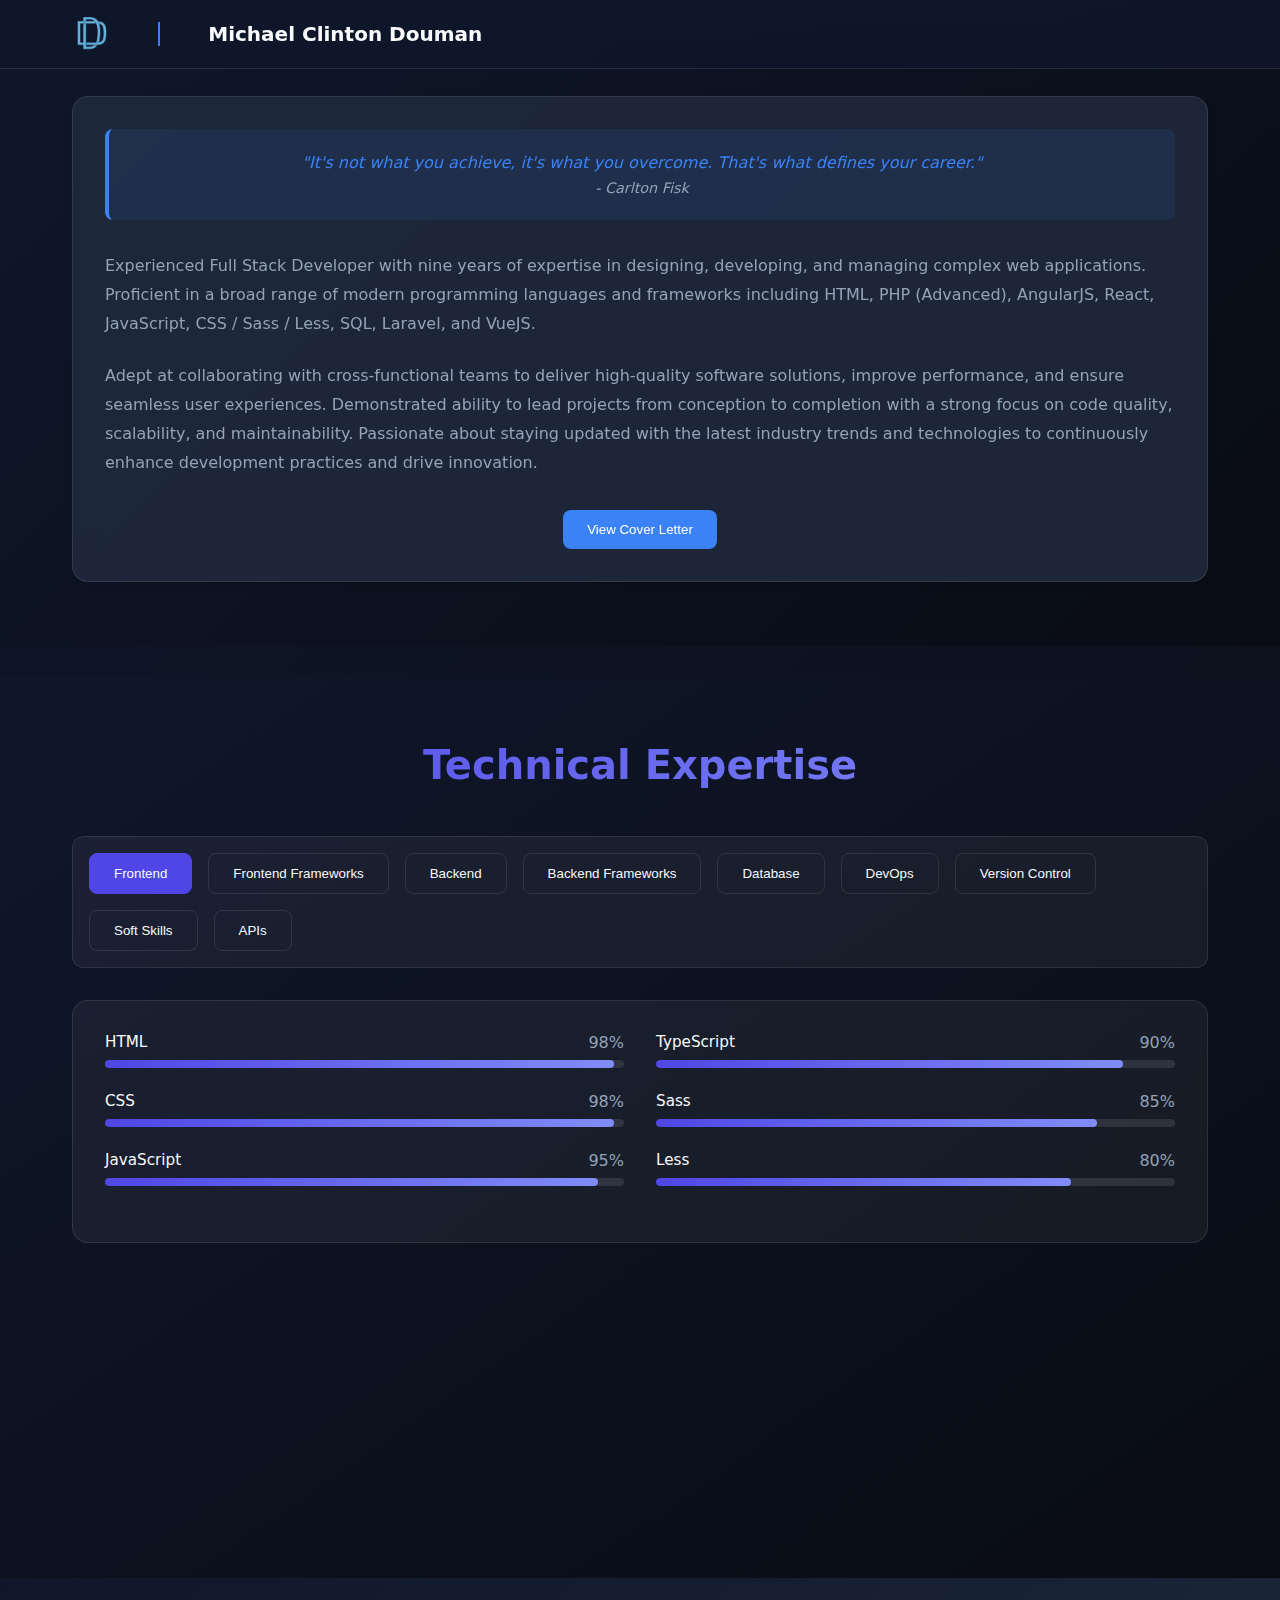
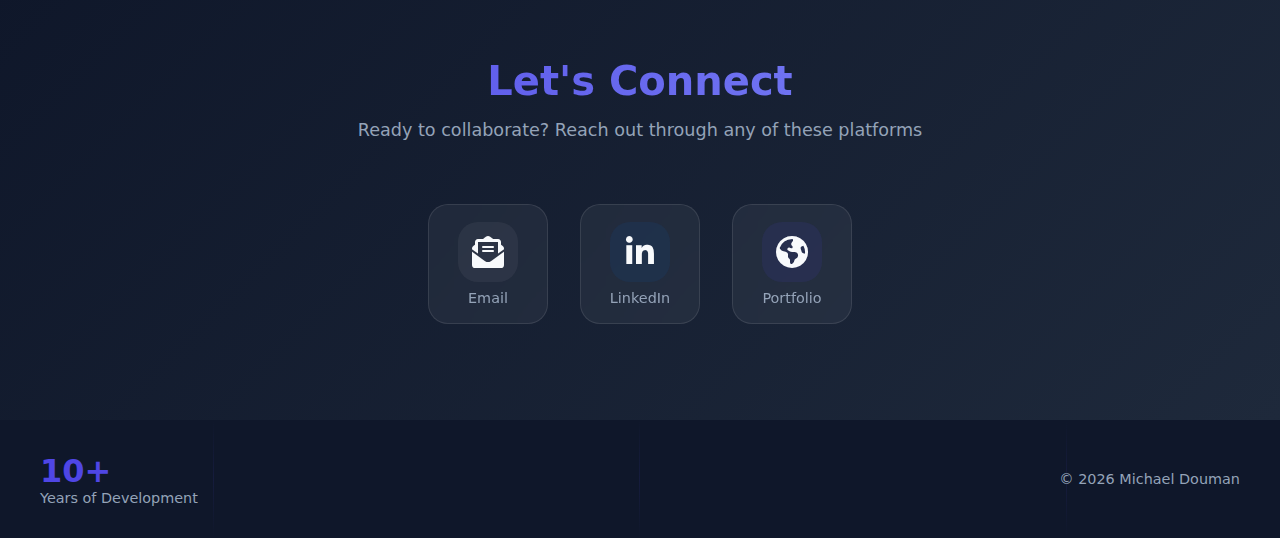
<file: index.html>
<!DOCTYPE html>
<html lang="en">
<head>
    <meta charset="UTF-8">
    <meta name="viewport" content="width=device-width, initial-scale=1.0">
    <title>Michael Douman - Portfolio</title>

    <link rel="stylesheet" href="https://cdnjs.cloudflare.com/ajax/libs/font-awesome/6.0.0/css/all.min.css">
    <!-- Custom CSS -->
    <link rel="stylesheet" href="assets/css/styling.css">

</head>
<body>
<nav class="navbar">
    <div class="nav-container">
        <div class="brand-section">
            <a href="#" class="navbar-brand">
                <img src="assets/images/digidomain3.png" class="logo-brand" alt="DigiDomain Logo">
            </a>
            <div class="name-divider"></div>
            <span class="name-title">Michael Clinton Douman</span>
        </div>
    </div>
</nav>

<section class="section-about">
    <div class="container">
        <div class="card">
            <div class="quote">
                <p>"It's not what you achieve, it's what you overcome. That's what defines your career."</p>
                <div class="quote-author">- Carlton Fisk</div>
            </div>

            <p class="about-text">
                Experienced Full Stack Developer with nine years of expertise in designing, developing, and managing complex web applications. Proficient in a broad range of modern programming languages and frameworks including HTML, PHP (Advanced), AngularJS, React, JavaScript, CSS / Sass / Less, SQL, Laravel, and VueJS.
            </p>

            <p class="about-text">
                Adept at collaborating with cross-functional teams to deliver high-quality software solutions, improve performance, and ensure seamless user experiences. Demonstrated ability to lead projects from conception to completion with a strong focus on code quality, scalability, and maintainability. Passionate about staying updated with the latest industry trends and technologies to continuously enhance development practices and drive innovation.
            </p>

            <button class="cover-letter-btn" onclick="openModal()">
                View Cover Letter
            </button>
        </div>
    </div>
</section>

<!-- Modal -->
<div id="coverLetterModal" class="modal">
    <div class="modal-content">
        <button class="close-modal" onclick="closeModal()">×</button>
        <h2 style="margin-bottom: 2rem; color: var(--accent-color);">Cover Letter</h2>
        <div class="cover-letter-text">

            <p>Dear Hiring Manager,</p>
            <br>

            <p>I am writing to express my genuine interest in the Full Stack Developer position at your Company. With a passion for creating impactful digital experiences and a proven track record of delivering robust and user-centric solutions, I am excited to contribute my skills and dedication to your dynamic team.</p>
            <br>

            <p>My journey as a Full Stack Developer has been driven by an unquenchable thirst for knowledge and a relentless pursuit of mastery across both front-end and back-end technologies. I believe that successful development is a delicate fusion of creativity and technical prowess, and I am committed to crafting seamless, intuitive, and efficient applications that captivate users.</p>
            <br>

            <h3>Here's what sets me apart:</h3>
            <br>

            <p><strong>Full Stack Expertise:</strong> I have a solid foundation in a wide range of technologies including HTML, CSS, JavaScript, React, Node.js, VueJS, SQL, advanced PHP and more. This versatility empowers me to tackle complex challenges and contribute meaningfully to every phase of development.</p>
            <br>

            <p><strong>Problem Solver:</strong> My approach to coding goes beyond syntax. I am adept at breaking down intricate problems into manageable components, devising innovative solutions, and delivering effective software that exceeds expectations.</p>
            <br>

            <p><strong>User-Centric Mindset:</strong> I understand that exceptional software is not just about lines of code, it's about enhancing the user experience. I consistently strive to develop applications that are intuitive, engaging, and accessible, ensuring that end-users derive real value.</p>
            <br>

            <p><strong>Collaborative Team Player:</strong> I thrive in collaborative environments where I can learn from peers and contribute to the collective growth of the team. My communication skills and willingness to share insights make me an effective collaborator and a source of positive energy.</p>
            <br>

            <p><strong>Continuous Learner:</strong> The tech landscape evolves rapidly, and I am committed to staying ahead of the curve. I actively seek opportunities to learn about emerging technologies and best practices, ensuring that I can bring fresh perspectives and innovative solutions to the table.</p>
            <br>

            <p><strong>Portfolio of Success:</strong> Throughout my career, I have had the privilege of working on diverse projects that have honed my skills and expanded my capabilities.</p>
            <br>

            <p>Joining the Company would provide me with the platform to unleash my creativity, contribute to transformative projects, and collaborate with a team that shares my passion for innovation. I am excited about the prospect of contributing to your mission of Marketing Attribution, and I am confident that my dedication and expertise align seamlessly with your requirements.</p>
            <br>

            <p>Thank you for considering my application. I would welcome the opportunity to discuss how my skills and enthusiasm align with your team's needs during an interview. Please feel free to reach out to me.</p>
            <br>

            <p>Looking forward to becoming a valued member of the Company's family.</p>
            <br>

            <p>Sincerely,<br>
                Michael Douman</p>
        </div>
    </div>
</div>

<script>
    function openModal() {
        document.getElementById('coverLetterModal').classList.add('active');
        document.body.style.overflow = 'hidden';
    }

    function closeModal() {
        document.getElementById('coverLetterModal').classList.remove('active');
        document.body.style.overflow = 'auto';
    }

    // Close modal when clicking outside
    document.getElementById('coverLetterModal').addEventListener('click', function(e) {
        if (e.target === this) {
            closeModal();
        }
    });

    // Close modal on escape key
    document.addEventListener('keydown', function(e) {
        if (e.key === 'Escape') {
            closeModal();
        }
    });
</script>

<section class="skills-section">
    <div class="container">
        <div class="section-header">
            <h2 class="section-title">Technical Expertise</h2>
        </div>

        <!-- Navigation -->
        <div class="skills-nav">
            <button class="nav-tab active" data-tab="frontend">Frontend</button>
            <button class="nav-tab" data-tab="frontend-framework">Frontend Frameworks</button>
            <button class="nav-tab" data-tab="backend">Backend</button>
            <button class="nav-tab" data-tab="backend-framework">Backend Frameworks</button>
            <button class="nav-tab" data-tab="database">Database</button>
            <button class="nav-tab" data-tab="devops">DevOps</button>
            <button class="nav-tab" data-tab="version-control">Version Control</button>
            <button class="nav-tab" data-tab="soft-skills">Soft Skills</button>
            <button class="nav-tab" data-tab="apis">APIs</button>
        </div>

        <!-- Content -->
        <div class="skills-content active" id="frontend">
            <div class="skills-grid">
                <!-- Left Column -->
                <div class="skill-group">
                    <div class="skill-item">
                        <div class="skill-header">
                            <span class="skill-name">HTML</span>
                            <span class="skill-percentage">98%</span>
                        </div>
                        <div class="progress-bar">
                            <div class="progress-fill" style="width: 98%"></div>
                        </div>
                    </div>

                    <div class="skill-item">
                        <div class="skill-header">
                            <span class="skill-name">CSS</span>
                            <span class="skill-percentage">98%</span>
                        </div>
                        <div class="progress-bar">
                            <div class="progress-fill" style="width: 98%"></div>
                        </div>
                    </div>

                    <div class="skill-item">
                        <div class="skill-header">
                            <span class="skill-name">JavaScript</span>
                            <span class="skill-percentage">95%</span>
                        </div>
                        <div class="progress-bar">
                            <div class="progress-fill" style="width: 95%"></div>
                        </div>
                    </div>
                </div>

                <!-- Right Column -->
                <div class="skill-group">
                    <div class="skill-item">
                        <div class="skill-header">
                            <span class="skill-name">TypeScript</span>
                            <span class="skill-percentage">90%</span>
                        </div>
                        <div class="progress-bar">
                            <div class="progress-fill" style="width: 90%"></div>
                        </div>
                    </div>

                    <div class="skill-item">
                        <div class="skill-header">
                            <span class="skill-name">Sass</span>
                            <span class="skill-percentage">85%</span>
                        </div>
                        <div class="progress-bar">
                            <div class="progress-fill" style="width: 85%"></div>
                        </div>
                    </div>

                    <div class="skill-item">
                        <div class="skill-header">
                            <span class="skill-name">Less</span>
                            <span class="skill-percentage">80%</span>
                        </div>
                        <div class="progress-bar">
                            <div class="progress-fill" style="width: 80%"></div>
                        </div>
                    </div>
                </div>
            </div>
        </div>

        <div class="skills-content" id="frontend-framework">
            <div class="skills-grid">
                <!-- Left Column -->
                <div class="skill-group">
                    <div class="skill-item">
                        <div class="skill-header">
                            <span class="skill-name">React</span>
                            <span class="skill-percentage">90%</span>
                        </div>
                        <div class="progress-bar">
                            <div class="progress-fill" style="width: 90%"></div>
                        </div>
                    </div>

                    <div class="skill-item">
                        <div class="skill-header">
                            <span class="skill-name">Vue.js</span>
                            <span class="skill-percentage">85%</span>
                        </div>
                        <div class="progress-bar">
                            <div class="progress-fill" style="width: 85%"></div>
                        </div>
                    </div>

                    <div class="skill-item">
                        <div class="skill-header">
                            <span class="skill-name">Bootstrap</span>
                            <span class="skill-percentage">98%</span>
                        </div>
                        <div class="progress-bar">
                            <div class="progress-fill" style="width: 98%"></div>
                        </div>
                    </div>
                </div>

                <!-- Right Column -->
                <div class="skill-group">
                    <div class="skill-item">
                        <div class="skill-header">
                            <span class="skill-name">Tailwind CSS</span>
                            <span class="skill-percentage">90%</span>
                        </div>
                        <div class="progress-bar">
                            <div class="progress-fill" style="width: 90%"></div>
                        </div>
                    </div>

                    <div class="skill-item">
                        <div class="skill-header">
                            <span class="skill-name">Materialize</span>
                            <span class="skill-percentage">90%</span>
                        </div>
                        <div class="progress-bar">
                            <div class="progress-fill" style="width: 90%"></div>
                        </div>
                    </div>

                    <div class="skill-item">
                        <div class="skill-header">
                            <span class="skill-name">Angular</span>
                            <span class="skill-percentage">88%</span>
                        </div>
                        <div class="progress-bar">
                            <div class="progress-fill" style="width: 88%"></div>
                        </div>
                    </div>
                </div>
            </div>
        </div>

        <div class="skills-content" id="backend">
            <div class="skills-grid">
                <!-- Left Column -->
                <div class="skill-group">
                    <div class="skill-item">
                        <div class="skill-header">
                            <span class="skill-name">PHP</span>
                            <span class="skill-percentage">98%</span>
                        </div>
                        <div class="progress-bar">
                            <div class="progress-fill" style="width: 98%"></div>
                        </div>
                    </div>

                    <div class="skill-item">
                        <div class="skill-header">
                            <span class="skill-name">Python</span>
                            <span class="skill-percentage">90%</span>
                        </div>
                        <div class="progress-bar">
                            <div class="progress-fill" style="width: 90%"></div>
                        </div>
                    </div>

                    <div class="skill-item">
                        <div class="skill-header">
                            <span class="skill-name">C#</span>
                            <span class="skill-percentage">86%</span>
                        </div>
                        <div class="progress-bar">
                            <div class="progress-fill" style="width: 86%"></div>
                        </div>
                    </div>
                </div>

                <!-- Right Column -->
                <div class="skill-group">
                    <div class="skill-item">
                        <div class="skill-header">
                            <span class="skill-name">Golang</span>
                            <span class="skill-percentage">80%</span>
                        </div>
                        <div class="progress-bar">
                            <div class="progress-fill" style="width: 80%"></div>
                        </div>
                    </div>

                    <div class="skill-item">
                        <div class="skill-header">
                            <span class="skill-name">Node.js</span>
                            <span class="skill-percentage">92%</span>
                        </div>
                        <div class="progress-bar">
                            <div class="progress-fill" style="width: 92%"></div>
                        </div>
                    </div>

                    <div class="skill-item">
                        <div class="skill-header">
                            <span class="skill-name">Java</span>
                            <span class="skill-percentage">76%</span>
                        </div>
                        <div class="progress-bar">
                            <div class="progress-fill" style="width: 76%"></div>
                        </div>
                    </div>
                </div>
            </div>
        </div>

        <div class="skills-content" id="backend-framework">
            <div class="framework-grid">
                <!-- JavaScript Frameworks -->
                <div class="framework-category">
                    <h3 class="category-title">JavaScript (Node.js)</h3>
                    <ul class="framework-list">
                        <li class="framework-item">Express.js</li>
                        <li class="framework-item">NestJS</li>
                        <li class="framework-item">Sails.js</li>
                        <li class="framework-item">Meteor</li>
                    </ul>
                </div>

                <!-- Python Frameworks -->
                <div class="framework-category">
                    <h3 class="category-title">Python</h3>
                    <ul class="framework-list">
                        <li class="framework-item">Django</li>
                        <li class="framework-item">Flask</li>
                        <li class="framework-item">FastAPI</li>
                    </ul>
                </div>

                <!-- Java Frameworks -->
                <div class="framework-category">
                    <h3 class="category-title">Java</h3>
                    <ul class="framework-list">
                        <li class="framework-item">Spring Boot</li>
                        <li class="framework-item">JavaServer Faces (JSF)</li>
                        <li class="framework-item">Dropwizard</li>
                    </ul>
                </div>

                <!-- C# Frameworks -->
                <div class="framework-category">
                    <h3 class="category-title">C#</h3>
                    <ul class="framework-list">
                        <li class="framework-item">ASP.NET Core</li>
                    </ul>
                </div>

                <!-- PHP Frameworks -->
                <div class="framework-category">
                    <h3 class="category-title">PHP</h3>
                    <ul class="framework-list">
                        <li class="framework-item">Laravel</li>
                        <li class="framework-item">Symfony</li>
                        <li class="framework-item">CodeIgniter</li>
                    </ul>
                </div>

                <!-- Go Frameworks -->
                <div class="framework-category">
                    <h3 class="category-title">Go (Golang)</h3>
                    <ul class="framework-list">
                        <li class="framework-item">Revel</li>
                        <li class="framework-item">Gin</li>
                        <li class="framework-item">Beego</li>
                    </ul>
                </div>
            </div>
        </div>

        <style>
            /* Additional styles for framework section */
            .framework-grid {
                display: grid;
                grid-template-columns: repeat(3, 1fr);
                gap: 2rem;
            }

            .framework-category {
                background: var(--bg-card);
                border: 1px solid var(--border-color);
                border-radius: 12px;
                padding: 1.5rem;
                transition: transform 0.3s ease;
            }

            .framework-category:hover {
                transform: translateY(-5px);
            }

            .category-title {
                color: var(--primary);
                font-size: 1.1rem;
                margin-bottom: 1rem;
                font-weight: 600;
            }

            .framework-list {
                list-style: none;
                padding: 0;
                margin: 0;
            }

            .framework-item {
                color: var(--text-primary);
                padding: 0.5rem 0;
                display: flex;
                align-items: center;
                gap: 0.5rem;
                transition: transform 0.2s ease;
            }

            .framework-item::before {
                content: '▹';
                color: var(--primary);
            }

            .framework-item:hover {
                transform: translateX(5px);
                color: var(--primary);
            }

            @media (max-width: 1024px) {
                .framework-grid {
                    grid-template-columns: repeat(2, 1fr);
                }
            }

            @media (max-width: 768px) {
                .framework-grid {
                    grid-template-columns: 1fr;
                }
            }
        </style>

        <div class="skills-content" id="database">
            <div class="skills-grid">
                <!-- Left Column -->
                <div class="skill-group">
                    <div class="skill-item">
                        <div class="skill-header">
                            <span class="skill-name">SQL</span>
                            <span class="skill-percentage">98%</span>
                        </div>
                        <div class="progress-bar">
                            <div class="progress-fill" style="width: 98%"></div>
                        </div>
                    </div>

                    <div class="skill-item">
                        <div class="skill-header">
                            <span class="skill-name">MongoDB</span>
                            <span class="skill-percentage">91%</span>
                        </div>
                        <div class="progress-bar">
                            <div class="progress-fill" style="width: 91%"></div>
                        </div>
                    </div>

                    <div class="skill-item">
                        <div class="skill-header">
                            <span class="skill-name">GraphQL</span>
                            <span class="skill-percentage">81%</span>
                        </div>
                        <div class="progress-bar">
                            <div class="progress-fill" style="width: 81%"></div>
                        </div>
                    </div>
                </div>

                <!-- Right Column -->
                <div class="skill-group">
                    <div class="skill-item">
                        <div class="skill-header">
                            <span class="skill-name">PostgreSQL</span>
                            <span class="skill-percentage">97%</span>
                        </div>
                        <div class="progress-bar">
                            <div class="progress-fill" style="width: 97%"></div>
                        </div>
                    </div>

                    <div class="skill-item">
                        <div class="skill-header">
                            <span class="skill-name">Redis</span>
                            <span class="skill-percentage">96%</span>
                        </div>
                        <div class="progress-bar">
                            <div class="progress-fill" style="width: 96%"></div>
                        </div>
                    </div>

                    <div class="skill-item">
                        <div class="skill-header">
                            <span class="skill-name">Azure</span>
                            <span class="skill-percentage">97%</span>
                        </div>
                        <div class="progress-bar">
                            <div class="progress-fill" style="width: 97%"></div>
                        </div>
                    </div>
                </div>
            </div>
        </div>

        <div class="skills-content" id="devops">
            <div class="skills-grid">
                <!-- Using full width for DevOps since there are fewer items -->
                <div class="skill-group full-width">
                    <div class="skill-item">
                        <div class="skill-header">
                            <span class="skill-name">Docker/Kubernetes</span>
                            <span class="skill-percentage">93%</span>
                        </div>
                        <div class="progress-bar">
                            <div class="progress-fill" style="width: 93%"></div>
                        </div>
                    </div>

                    <div class="skill-item">
                        <div class="skill-header">
                            <span class="skill-name">NGINX / Apache</span>
                            <span class="skill-percentage">94%</span>
                        </div>
                        <div class="progress-bar">
                            <div class="progress-fill" style="width: 94%"></div>
                        </div>
                    </div>

                    <div class="skill-item">
                        <div class="skill-header">
                            <span class="skill-name">AWS / Azure / Google Cloud Platform</span>
                            <span class="skill-percentage">96%</span>
                        </div>
                        <div class="progress-bar">
                            <div class="progress-fill" style="width: 96%"></div>
                        </div>
                    </div>
                </div>
            </div>
        </div>

        <style>
            /* Additional styles for DevOps section */
            .skill-group.full-width {
                grid-column: 1 / -1; /* Spans full width */
                max-width: 800px; /* Limit width for better readability */
                margin: 0 auto; /* Center the content */
            }

            /* Specific styling for longer skill names */
            .skill-header .skill-name {
                font-size: 0.95rem; /* Slightly smaller font for longer text */
            }

            @media (max-width: 768px) {
                .skill-group.full-width {
                    max-width: 100%;
                }
            }
        </style>

        <div class="skills-content" id="version-control">
            <div class="skills-grid">
                <div class="skill-group full-width">
                    <div class="skill-item version-control-item">
                        <div class="skill-header">
                            <span class="skill-name">Git, GitHub, GitLab, Bitbucket</span>
                            <span class="skill-percentage">98%</span>
                        </div>
                        <div class="progress-bar">
                            <div class="progress-fill" style="width: 98%"></div>
                        </div>

                        <!-- Additional details section -->
                        <div class="version-control-details">
                            <ul class="version-control-list">
                                <li>Git Version Control Systems</li>
                                <li>Repository Management</li>
                                <li>Branching Strategies</li>
                                <li>CI/CD Integration</li>
                                <li>Code Review Processes</li>
                                <li>Team Collaboration</li>
                            </ul>
                        </div>
                    </div>
                </div>
            </div>
        </div>

        <style>
            /* Additional styles for Version Control section */
            .version-control-item {
                background: var(--bg-card);
                border: 1px solid var(--border-color);
                border-radius: 12px;
                padding: 2rem;
                transition: transform 0.3s ease;
            }

            .version-control-item:hover {
                transform: translateY(-5px);
            }

            .version-control-details {
                margin-top: 2rem;
                padding-top: 1.5rem;
                border-top: 1px solid var(--border-color);
            }

            .version-control-list {
                display: grid;
                grid-template-columns: repeat(auto-fit, minmax(200px, 1fr));
                gap: 1rem;
                list-style: none;
                padding: 0;
                margin: 0;
            }

            .version-control-list li {
                color: var(--text-secondary);
                padding: 0.5rem 0;
                display: flex;
                align-items: center;
                gap: 0.5rem;
            }

            .version-control-list li::before {
                content: '▹';
                color: var(--primary);
            }

            @media (max-width: 768px) {
                .version-control-list {
                    grid-template-columns: 1fr;
                }

                .version-control-item {
                    padding: 1.5rem;
                }
            }
        </style>

        <div class="skills-content" id="soft-skills">
            <div class="soft-skills-grid">
                <!-- Technical Leadership Section -->
                <div class="soft-skill-category">
                    <div class="category-header">
                        <h3 class="category-title">Technical Leadership</h3>
                    </div>
                    <ul class="soft-skill-list">
                        <li>Mentoring and Coaching</li>
                        <li>Technical Decision-Making</li>
                        <li>Project Management</li>
                        <li>Strategic Planning</li>
                    </ul>

                    <div class="category-header">
                        <h3 class="category-title">Communication</h3>
                    </div>
                    <ul class="soft-skill-list">
                        <li>Effective Verbal and Written Communication</li>
                        <li>Stakeholder Management</li>
                        <li>Conflict Resolution</li>
                    </ul>
                </div>

                <!-- Team Collaboration Section -->
                <div class="soft-skill-category">
                    <div class="category-header">
                        <h3 class="category-title">Team Collaboration</h3>
                    </div>
                    <ul class="soft-skill-list">
                        <li>Cross-Functional Teamwork</li>
                        <li>Agile Methodologies</li>
                        <li>Collaboration Tools</li>
                    </ul>

                    <div class="category-header">
                        <h3 class="category-title">Problem Solving</h3>
                    </div>
                    <ul class="soft-skill-list">
                        <li>Analytical Thinking</li>
                        <li>Creative Solutions</li>
                        <li>Debugging and Troubleshooting</li>
                    </ul>
                </div>

                <!-- Adaptability Section -->
                <div class="soft-skill-category">
                    <div class="category-header">
                        <h3 class="category-title">Adaptability</h3>
                    </div>
                    <ul class="soft-skill-list">
                        <li>Embracing Change</li>
                        <li>Learning New Technologies</li>
                        <li>Managing Uncertainty</li>
                    </ul>

                    <div class="category-header">
                        <h3 class="category-title">Customer Focus</h3>
                    </div>
                    <ul class="soft-skill-list">
                        <li>Understanding Client Needs</li>
                        <li>Delivering High-Quality Solutions</li>
                        <li>Customer Relationship Management</li>
                    </ul>
                </div>
            </div>
        </div>

        <style>
            /* Soft Skills specific styles */
            .soft-skills-grid {
                display: grid;
                grid-template-columns: repeat(3, 1fr);
                gap: 2rem;
            }

            .soft-skill-category {
                background: var(--bg-card);
                border: 1px solid var(--border-color);
                border-radius: 12px;
                padding: 1.5rem;
                transition: transform 0.3s ease, box-shadow 0.3s ease;
            }

            .soft-skill-category:hover {
                transform: translateY(-5px);
                box-shadow: 0 4px 20px rgba(0, 0, 0, 0.1);
            }

            .category-header {
                margin-bottom: 1rem;
                margin-top: 1.5rem;
            }

            .category-header:first-child {
                margin-top: 0;
            }

            .category-title {
                color: var(--primary);
                font-size: 1.1rem;
                font-weight: 600;
                margin-bottom: 0.5rem;
                position: relative;
                padding-left: 1rem;
            }

            .category-title::before {
                content: '';
                position: absolute;
                left: 0;
                top: 50%;
                transform: translateY(-50%);
                width: 4px;
                height: 16px;
                background: var(--primary);
                border-radius: 2px;
            }

            .soft-skill-list {
                list-style: none;
                padding: 0;
                margin: 0 0 1.5rem 0;
            }

            .soft-skill-list li {
                color: var(--text-secondary);
                padding: 0.5rem 0;
                display: flex;
                align-items: center;
                gap: 0.5rem;
                transition: transform 0.2s ease, color 0.2s ease;
            }

            .soft-skill-list li::before {
                content: '▹';
                color: var(--primary);
                opacity: 0.8;
            }

            .soft-skill-list li:hover {
                transform: translateX(5px);
                color: var(--text-primary);
            }

            /* Responsive Design */
            @media (max-width: 1024px) {
                .soft-skills-grid {
                    grid-template-columns: repeat(2, 1fr);
                }
            }

            @media (max-width: 768px) {
                .soft-skills-grid {
                    grid-template-columns: 1fr;
                }

                .soft-skill-category {
                    padding: 1.25rem;
                }
            }
        </style>

        <div class="skills-content" id="apis">
            <div class="skills-grid">
                <div class="skill-group full-width">
                    <!-- RESTful API -->
                    <div class="skill-item api-item">
                        <div class="skill-header">
                            <span class="skill-name">RESTful API</span>
                            <span class="skill-percentage">97%</span>
                        </div>
                        <div class="progress-bar">
                            <div class="progress-fill" style="width: 97%"></div>
                        </div>
                        <div class="api-details">
                            <ul class="api-features-list">
                                <li>API Design & Architecture</li>
                                <li>RESTful Principles</li>
                                <li>API Security & Authentication</li>
                            </ul>
                        </div>
                    </div>

                    <!-- SOAP -->
                    <div class="skill-item api-item">
                        <div class="skill-header">
                            <span class="skill-name">SOAP</span>
                            <span class="skill-percentage">96%</span>
                        </div>
                        <div class="progress-bar">
                            <div class="progress-fill" style="width: 96%"></div>
                        </div>
                        <div class="api-details">
                            <ul class="api-features-list">
                                <li>SOAP Protocol Implementation</li>
                                <li>Web Services</li>
                                <li>Enterprise Integration</li>
                            </ul>
                        </div>
                    </div>

                    <!-- GraphQL -->
                    <div class="skill-item api-item">
                        <div class="skill-header">
                            <span class="skill-name">GraphQL</span>
                            <span class="skill-percentage">81%</span>
                        </div>
                        <div class="progress-bar">
                            <div class="progress-fill" style="width: 81%"></div>
                        </div>
                        <div class="api-details">
                            <ul class="api-features-list">
                                <li>Schema Design</li>
                                <li>Query Resolution</li>
                                <li>API Integration</li>
                            </ul>
                        </div>
                    </div>
                </div>
            </div>
        </div>

        <style>
            /* API Section specific styles */
            .api-item {
                background: var(--bg-card);
                border: 1px solid var(--border-color);
                border-radius: 12px;
                padding: 1rem;
                margin-bottom: 1.5rem;
                width: 100%;
                transition: transform 0.3s ease, box-shadow 0.3s ease;
            }

            .api-item:hover {
                transform: translateY(-5px);
                box-shadow: 0 4px 20px rgba(0, 0, 0, 0.1);
            }

            .api-details {
                margin-top: 1rem;
                padding-top: 1rem;
                border-top: 1px solid var(--border-color);
            }

            .api-features-list {
                display: flex;
                flex-wrap: wrap;
                gap: 1rem;
                list-style: none;
                padding: 0;
                margin: 0;
            }

            .api-features-list li {
                color: var(--text-secondary);
                background: rgba(var(--primary), 0.1);
                padding: 0.5rem 1rem;
                border-radius: 20px;
                font-size: 0.9rem;
                transition: all 0.3s ease;
            }

            .api-features-list li:hover {
                background: rgba(var(--primary), 0.2);
                color: var(--text-primary);
                transform: translateY(-2px);
            }

            .skill-group.full-width {
                max-width: 800px;
                margin: 0 auto;
            }

            /* Animation for progress bars */
            .progress-fill {
                animation: progressFill 1.5s ease-out forwards;
            }

            @keyframes progressFill {
                from {
                    transform: scaleX(0);
                }
                to {
                    transform: scaleX(1);
                }
            }

            /* Responsive adjustments */
            @media (max-width: 768px) {
                .api-item {
                    padding: 1.25rem;
                }

                .api-features-list {
                    flex-direction: column;
                    gap: 0.5rem;
                }

                .api-features-list li {
                    width: 100%;
                    text-align: center;
                }
            }
        </style>

        <!-- Add remaining content sections... -->
    </div>
</section>

<script>
    document.addEventListener('DOMContentLoaded', () => {
        const tabs = document.querySelectorAll('.nav-tab');
        const contents = document.querySelectorAll('.skills-content');

        tabs.forEach(tab => {
            tab.addEventListener('click', () => {
                const target = tab.dataset.tab;

                // Update active tab
                tabs.forEach(t => t.classList.remove('active'));
                tab.classList.add('active');

                // Update active content
                contents.forEach(content => {
                    content.classList.remove('active');
                    if (content.id === target) {
                        content.classList.add('active');
                    }
                });
            });
        });
    });
</script>

<!-- Contact Section -->
<section class="contact-section">
    <div class="container">
        <div class="contact-content">
            <h2 class="section-title">Let's Connect</h2>
            <p class="contact-description">Ready to collaborate? Reach out through any of these platforms</p>

            <div class="contact-links">
                <!-- Email -->
                <a href="mailto:douman.artistic.eye@gmail.com" class="contact-item" data-tooltip="Send an email">
                    <div class="contact-icon">
                        <div class="icon-wrapper">
                            <i class="fas fa-envelope-open-text"></i>
                        </div>
                        <span class="contact-label">Email</span>
                    </div>
                    <div class="hover-effect"></div>
                </a>

                <!-- LinkedIn -->
                <a href="https://www.linkedin.com/in/michael-douman/" target="_blank" class="contact-item" data-tooltip="Connect on LinkedIn">
                    <div class="contact-icon">
                        <div class="icon-wrapper linkedin">
                            <i class="fab fa-linkedin-in"></i>
                        </div>
                        <span class="contact-label">LinkedIn</span>
                    </div>
                    <div class="hover-effect"></div>
                </a>

                <!-- GitHub -->
<!--                <a href="https://github.com/digidmn" target="_blank" class="contact-item" data-tooltip="View GitHub">-->
<!--                    <div class="contact-icon">-->
<!--                        <div class="icon-wrapper github">-->
<!--                            <i class="fab fa-github"></i>-->
<!--                        </div>-->
<!--                        <span class="contact-label">GitHub</span>-->
<!--                    </div>-->
<!--                    <div class="hover-effect"></div>-->
<!--                </a>-->

                <!-- Portfolio -->
                <a href="https://www.digidmn.com/" target="_blank" class="contact-item" data-tooltip="Visit Portfolio">
                    <div class="contact-icon">
                        <div class="icon-wrapper portfolio">
                            <i class="fas fa-globe-americas"></i>
                        </div>
                        <span class="contact-label">Portfolio</span>
                    </div>
                    <div class="hover-effect"></div>
                </a>
            </div>
        </div>
    </div>
</section>

<style>
    /* Updated Contact Section Styles */
    .contact-section {
        padding: 5rem 2rem;
        background: linear-gradient(135deg, var(--bg-dark), #1e293b);
        position: relative;
        overflow: hidden;
    }

    .contact-content {
        text-align: center;
        position: relative;
        z-index: 2;
    }

    .section-title {
        font-size: 2.5rem;
        margin-bottom: 1rem;
        background: linear-gradient(to right, var(--primary), var(--secondary));
        -webkit-background-clip: text;
        -webkit-text-fill-color: transparent;
        position: relative;
    }

    .contact-description {
        color: var(--text-secondary);
        margin-bottom: 3rem;
        font-size: 1.1rem;
    }

    .contact-links {
        display: flex;
        justify-content: center;
        gap: 2rem;
        flex-wrap: wrap;
        padding: 1rem;
    }

    .contact-item {
        position: relative;
        width: 150px;
        height: 150px;
        display: flex;
        align-items: center;
        justify-content: center;
        text-decoration: none;
        border-radius: 24px;
        background: rgba(255, 255, 255, 0.03);
        backdrop-filter: blur(10px);
        border: 1px solid rgba(255, 255, 255, 0.1);
        transition: all 0.3s ease;
        overflow: hidden;
    }

    .contact-icon {
        display: flex;
        flex-direction: column;
        align-items: center;
        gap: 1rem;
        z-index: 2;
    }

    .icon-wrapper {
        width: 60px;
        height: 60px;
        display: flex;
        align-items: center;
        justify-content: center;
        border-radius: 20px;
        background: rgba(255, 255, 255, 0.05);
        transition: all 0.3s ease;
        position: relative;
    }

    .icon-wrapper i {
        font-size: 1.8rem;
        color: var(--text-primary);
        transition: all 0.3s ease;
    }

    .contact-label {
        font-size: 1rem;
        color: var(--text-secondary);
        transition: all 0.3s ease;
        font-weight: 500;
    }

    /* Icon-specific colors */
    .icon-wrapper.linkedin {
        background: rgba(10, 102, 194, 0.1);
    }

    .icon-wrapper.github {
        background: rgba(255, 255, 255, 0.1);
    }

    .icon-wrapper.portfolio {
        background: rgba(79, 70, 229, 0.1);
    }

    /* Hover effects */
    .contact-item:hover {
        transform: translateY(-5px);
        background: rgba(255, 255, 255, 0.05);
        border-color: var(--primary);
    }

    .contact-item:hover .icon-wrapper {
        transform: scale(1.1);
        background: var(--primary);
    }

    .contact-item:hover .icon-wrapper i {
        color: white;
    }

    .contact-item:hover .contact-label {
        color: var(--primary);
    }

    /* Tooltip */
    .contact-item::after {
        content: attr(data-tooltip);
        position: absolute;
        bottom: -40px;
        left: 50%;
        transform: translateX(-50%);
        padding: 0.5rem 1rem;
        background: rgba(0, 0, 0, 0.8);
        color: white;
        border-radius: 6px;
        font-size: 0.8rem;
        opacity: 0;
        pointer-events: none;
        transition: all 0.3s ease;
    }

    .contact-item:hover::after {
        opacity: 1;
        bottom: -50px;
    }

    /* Animation */
    @keyframes iconFloat {
        0%, 100% {
            transform: translateY(0);
        }
        50% {
            transform: translateY(-5px);
        }
    }

    .icon-wrapper {
        animation: iconFloat 3s ease-in-out infinite;
    }

    /* Responsive Design */
    @media (max-width: 768px) {
        .contact-links {
            gap: 1rem;
        }

        .contact-item {
            width: 130px;
            height: 130px;
        }

        .icon-wrapper {
            width: 50px;
            height: 50px;
        }

        .icon-wrapper i {
            font-size: 1.5rem;
        }

        .contact-label {
            font-size: 0.9rem;
        }
    }

    @media (max-width: 480px) {
        .contact-item {
            width: 110px;
            height: 110px;
        }

        .contact-item::after {
            display: none;
        }
    }
</style>

<!-- Footer -->
<footer class="footer">
    <div class="footer-content">
        <div class="footer-left">
            <div class="experience-counter">
                <span class="counter-number">10+</span>
                <span class="counter-text">Years of Development</span>
            </div>
        </div>
        <div class="footer-right">
            <p class="copyright">© <span id="currentYear">2024</span> Michael Douman</p>
        </div>
    </div>
    <div class="footer-background">
        <div class="grid-line"></div>
        <div class="grid-line"></div>
        <div class="grid-line"></div>
    </div>
</footer>

<style>
    /* Contact Section Styles */
    .contact-section {
        padding: 5rem 2rem;
        background: linear-gradient(135deg, var(--bg-dark), #1e293b);
        position: relative;
        overflow: hidden;
    }

    .contact-content {
        text-align: center;
        position: relative;
        z-index: 2;
    }

    .section-title {
        font-size: 2.5rem;
        margin-bottom: 1rem;
        background: linear-gradient(to right, var(--primary), var(--secondary));
        -webkit-background-clip: text;
        -webkit-text-fill-color: transparent;
    }

    .contact-description {
        color: var(--text-secondary);
        margin-bottom: 3rem;
        font-size: 1.1rem;
    }

    .contact-links {
        display: flex;
        justify-content: center;
        gap: 2rem;
        flex-wrap: wrap;
    }

    .contact-item {
        position: relative;
        width: 120px;
        height: 120px;
        display: flex;
        align-items: center;
        justify-content: center;
        text-decoration: none;
        border-radius: 20px;
        background: rgba(255, 255, 255, 0.05);
        backdrop-filter: blur(10px);
        border: 1px solid rgba(255, 255, 255, 0.1);
        transition: transform 0.3s ease;
        overflow: hidden;
    }

    .contact-icon {
        display: flex;
        flex-direction: column;
        align-items: center;
        gap: 0.5rem;
        z-index: 2;
    }

    .contact-icon i {
        font-size: 2rem;
        color: var(--text-primary);
        transition: all 0.3s ease;
    }

    .contact-label {
        font-size: 0.9rem;
        color: var(--text-secondary);
        transition: all 0.3s ease;
    }

    .hover-effect {
        position: absolute;
        top: 50%;
        left: 50%;
        width: 0;
        height: 0;
        background: linear-gradient(135deg, var(--primary), var(--secondary));
        border-radius: 50%;
        transition: all 0.5s ease;
        opacity: 0;
    }

    .contact-item:hover {
        transform: translateY(-5px);
    }

    .contact-item:hover .hover-effect {
        width: 200%;
        height: 200%;
        top: -50%;
        left: -50%;
        opacity: 0.1;
    }

    .contact-item:hover .contact-icon i,
    .contact-item:hover .contact-label {
        color: var(--primary);
    }

    /* Footer Styles */
    .footer {
        position: relative;
        padding: 2rem;
        background: var(--bg-dark);
        overflow: hidden;
    }

    .footer-content {
        position: relative;
        z-index: 2;
        display: flex;
        justify-content: space-between;
        align-items: center;
        max-width: 1200px;
        margin: 0 auto;
    }

    .experience-counter {
        display: flex;
        flex-direction: column;
        align-items: flex-start;
    }

    .counter-number {
        font-size: 2rem;
        font-weight: 700;
        color: var(--primary);
    }

    .counter-text {
        color: var(--text-secondary);
        font-size: 0.9rem;
    }

    .copyright {
        color: var(--text-secondary);
        font-size: 0.9rem;
    }

    .footer-background {
        position: absolute;
        top: 0;
        left: 0;
        right: 0;
        bottom: 0;
        display: flex;
        justify-content: space-around;
        opacity: 0.1;
    }

    .grid-line {
        width: 1px;
        height: 100%;
        background: linear-gradient(to bottom, transparent, var(--primary), transparent);
        animation: gridPulse 3s infinite;
    }

    @keyframes gridPulse {
        0%, 100% { opacity: 0.3; }
        50% { opacity: 0.7; }
    }

    /* Responsive Design */
    @media (max-width: 768px) {
        .contact-links {
            gap: 1rem;
        }

        .contact-item {
            width: 100px;
            height: 100px;
        }

        .footer-content {
            flex-direction: column;
            gap: 1rem;
            text-align: center;
        }

        .experience-counter {
            align-items: center;
        }
    }
</style>

<script>
    // Update current year
    document.getElementById('currentYear').textContent = new Date().getFullYear();
</script>
</body>
</html>
</file>
<file: assets/css/styling.css>
:root {
    --primary: #4F46E5;
    --secondary: #818CF8;
    --bg-dark: #0f172a;
    --bg-darker: #090c15;
    --bg-card: rgba(255, 255, 255, 0.05);
    --border-color: rgba(255, 255, 255, 0.1);
    --text-primary: #f8fafc;
    --text-secondary: #94a3b8;
    --accent-color: #3b82f6;
}

/* Base Styles */
* {
    margin: 0;
    padding: 0;
    box-sizing: border-box;
    transition: all 0.3s ease;
}

body {
    font-family: 'Inter', system-ui, -apple-system, sans-serif;
    background: linear-gradient(135deg, var(--bg-dark), var(--bg-darker));
    color: var(--text-primary);
    min-height: 100vh;
}

/* Container Styles */
.container {
    max-width: 1200px;
    margin: 0 auto;
    padding: 0 2rem;
}

/* Navbar Styles */
.navbar {
    background: rgba(15, 23, 42, 0.8);
    backdrop-filter: blur(10px);
    -webkit-backdrop-filter: blur(10px);
    border-bottom: 1px solid var(--border-color);
    position: fixed;
    top: 0;
    left: 0;
    right: 0;
    z-index: 1000;
    padding: 0.75rem 0;
}

.nav-container {
    max-width: 1200px;
    margin: 0 auto;
    padding: 0 2rem;
    display: flex;
    align-items: center;
}

.brand-section {
    display: flex;
    align-items: center;
    gap: 2rem;
}

.logo-brand {
    height: 40px;
    object-fit: contain;
}

.name-divider {
    width: 2px;
    height: 24px;
    background: var(--accent-color);
    margin: 0 1rem;
}

.name-title {
    font-size: 1.25rem;
    font-weight: 600;
    color: var(--text-primary);
    white-space: nowrap;
}

/* About Section Styles */
.section-about {
    margin: 2rem auto;
    padding: 4rem 2rem;
    background: linear-gradient(135deg, var(--bg-dark), var(--bg-darker));
}

.card {
    background: rgba(30, 41, 59, 0.9);
    backdrop-filter: blur(10px);
    border-radius: 16px;
    border: 1px solid var(--border-color);
    padding: 2rem;
    box-shadow: 0 4px 6px rgba(0, 0, 0, 0.1);
}

.quote {
    font-style: italic;
    color: var(--accent-color);
    text-align: center;
    margin-bottom: 2rem;
    padding: 1.5rem;
    border-left: 4px solid var(--accent-color);
    background: rgba(59, 130, 246, 0.1);
    border-radius: 8px;
}

.quote-author {
    font-size: 0.9rem;
    color: var(--text-secondary);
    margin-top: 0.5rem;
}

.about-text {
    line-height: 1.8;
    margin-bottom: 1.5rem;
    color: var(--text-secondary);
}

/* Cover Letter Button */
.cover-letter-btn {
    background: var(--accent-color);
    color: white;
    border: none;
    padding: 0.75rem 1.5rem;
    border-radius: 8px;
    cursor: pointer;
    font-weight: 500;
    transition: all 0.3s ease;
    display: block;
    margin: 2rem auto 0;
}

.cover-letter-btn:hover {
    transform: translateY(-2px);
    box-shadow: 0 4px 12px rgba(59, 130, 246, 0.3);
}

/* Modal Styles */
.modal {
    display: none;
    position: fixed;
    top: 0;
    left: 0;
    right: 0;
    bottom: 0;
    background: rgba(0, 0, 0, 0.5);
    z-index: 1000;
    backdrop-filter: blur(5px);
}

.modal-content {
    position: relative;
    background: var(--bg-dark);
    max-width: 800px;
    margin: 2rem auto;
    padding: 2rem;
    border-radius: 16px;
    max-height: 90vh;
    overflow-y: auto;
    box-shadow: 0 10px 25px rgba(0, 0, 0, 0.2);
}

.close-modal {
    position: absolute;
    top: 1rem;
    right: 1rem;
    background: none;
    border: none;
    color: var(--text-primary);
    font-size: 1.5rem;
    cursor: pointer;
    padding: 0.5rem;
    border-radius: 50%;
    transition: all 0.3s ease;
}

.close-modal:hover {
    background: rgba(59, 130, 246, 0.1);
    transform: rotate(90deg);
}

.modal.active {
    display: block;
    animation: modalFadeIn 0.3s ease forwards;
}

@keyframes modalFadeIn {
    from { opacity: 0; }
    to { opacity: 1; }
}

/* Skills Section Styles */
.skills-section {
    padding: 4rem 2rem;
    min-height: 100vh;
    background: linear-gradient(145deg, var(--bg-dark), var(--bg-darker));
}

.section-header {
    text-align: center;
    margin-bottom: 3rem;
    position: relative;
}

.section-title {
    font-size: 2.5rem;
    font-weight: 700;
    margin-bottom: 1rem;
    background: linear-gradient(to right, var(--primary), var(--secondary));
    -webkit-background-clip: text;
    -webkit-text-fill-color: transparent;
}

/* Skills Navigation */
.skills-nav {
    display: flex;
    flex-wrap: wrap;
    gap: 1rem;
    margin-bottom: 2rem;
    padding: 1rem;
    border-radius: 12px;
    background: var(--bg-card);
    border: 1px solid var(--border-color);
}

.nav-tab {
    padding: 0.75rem 1.5rem;
    background: transparent;
    border: 1px solid var(--border-color);
    border-radius: 8px;
    color: var(--text-primary);
    cursor: pointer;
    transition: all 0.3s ease;
    white-space: nowrap;
    font-weight: 500;
}

.nav-tab:hover {
    background: rgba(255, 255, 255, 0.1);
}

.nav-tab.active {
    background: var(--primary);
    border-color: var(--primary);
}

/* Skills Content */
.skills-content {
    display: none;
    width: 100%;
    background: var(--bg-card);
    border: 1px solid var(--border-color);
    border-radius: 16px;
    padding: 2rem;
    margin-top: 1rem;
}

.skills-content.active {
    display: block;
}

.skills-grid {
    display: grid;
    grid-template-columns: repeat(2, 1fr);
    gap: 2rem;
}

/* Progress Bar Styles */
.skill-item {
    display: flex;
    flex-direction: column;
    margin-bottom: 1.5rem;
}

.skill-header {
    display: flex;
    justify-content: space-between;
    margin-bottom: 0.5rem;
}

.skill-name {
    color: var(--text-primary);
    font-weight: 500;
}

.skill-percentage {
    color: var(--text-secondary);
}

.progress-bar {
    height: 8px;
    background: rgba(255, 255, 255, 0.1);
    border-radius: 4px;
    overflow: hidden;
    width: 100%;
}

.progress-fill {
    height: 100%;
    background: linear-gradient(to right, var(--primary), var(--secondary));
    border-radius: 4px;
    transition: width 1s ease-in-out;
}

/* Framework Grid Styles */
.framework-grid {
    display: grid;
    grid-template-columns: repeat(3, 1fr);
    gap: 2rem;
}

.framework-category {
    background: var(--bg-card);
    border: 1px solid var(--border-color);
    border-radius: 12px;
    padding: 1.5rem;
    transition: transform 0.3s ease;
}

.framework-category:hover {
    transform: translateY(-5px);
}

.category-title {
    color: var(--primary);
    font-size: 1.1rem;
    margin-bottom: 1rem;
    font-weight: 600;
}

.framework-list {
    list-style: none;
    padding: 0;
    margin: 0;
}

.framework-item {
    color: var(--text-primary);
    padding: 0.5rem 0;
    display: flex;
    align-items: center;
    gap: 0.5rem;
    transition: transform 0.2s ease;
}

.framework-item::before {
    content: '▹';
    color: var(--primary);
}

.framework-item:hover {
    transform: translateX(5px);
    color: var(--primary);
}

/* Version Control Styles */
.version-control-item {
    background: var(--bg-card);
    border: 1px solid var(--border-color);
    border-radius: 12px;
    padding: 2rem;
    transition: transform 0.3s ease;
}

.version-control-item:hover {
    transform: translateY(-5px);
}

.version-control-details {
    margin-top: 2rem;
    padding-top: 1.5rem;
    border-top: 1px solid var(--border-color);
}

.version-control-list {
    display: grid;
    grid-template-columns: repeat(auto-fit, minmax(200px, 1fr));
    gap: 1rem;
    list-style: none;
    padding: 0;
    margin: 0;
}

.version-control-list li {
    color: var(--text-secondary);
    padding: 0.5rem 0;
    display: flex;
    align-items: center;
    gap: 0.5rem;
}

.version-control-list li::before {
    content: '▹';
    color: var(--primary);
}
</file>
